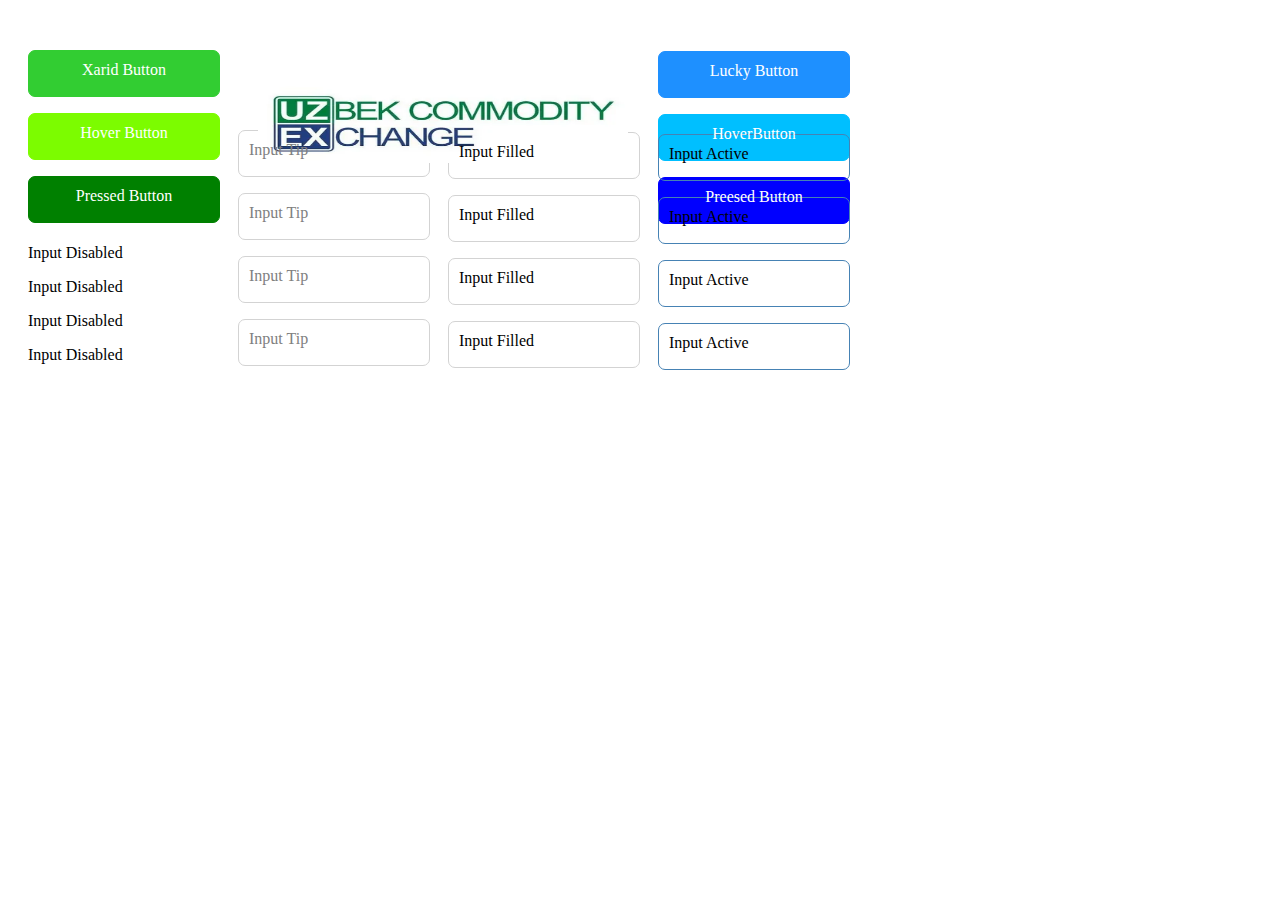
<file: CSS Praktika/index.html>
<!DOCTYPE html>
<html lang="en">
<head>
    <meta charset="UTF-8">
    <title>Title</title>
    <link rel="stylesheet" href="css/main.css">
</head>
<body>

<div class="sport">
    <div class="sport1">
        <p class="gool1">Xarid Button</p>
        <p class="gool2">Hover Button</p>
        <p class="gool3" >Pressed Button</p>
    </div>

    <img src="rasm/uz.webp" alt="" width="370px" height="80px" class="ranal">

    <div class="ball">
        <p class="ball1">Lucky Button</p>
        <p class="ball2">HoverButton</p>
        <p class="ball3">Preesed Button</p>
    </div>

</div>

<div class="car">
    <div class="remboy">
        <p class="mboy1">Input Disabled</p>
        <p class="mboy2">Input Disabled</p>
        <p class="mboy3">Input Disabled</p>
        <p class="mboy4">Input Disabled</p>
    </div>

    <div class="chelsi">
        <p class="cel1">Input Tip</p>
        <p class="cel2">Input Tip</p>
        <p class="cel3">Input Tip</p>
        <p class="cel4">Input Tip</p>
    </div>

    <div class="city">
        <p class="ci1">Input Filled</p>
        <p class="ci2">Input Filled</p>
        <p class="ci3">Input Filled</p>
        <p class="ci4">Input Filled</p>
    </div>

    <div class="psj">
        <p class="ps1">Input Active</p>
        <p class="ps2">Input Active</p>
        <p class="ps3">Input Active</p>
        <p class="ps4">Input Active</p>
    </div>

</div>

</body>
</html>
</file>
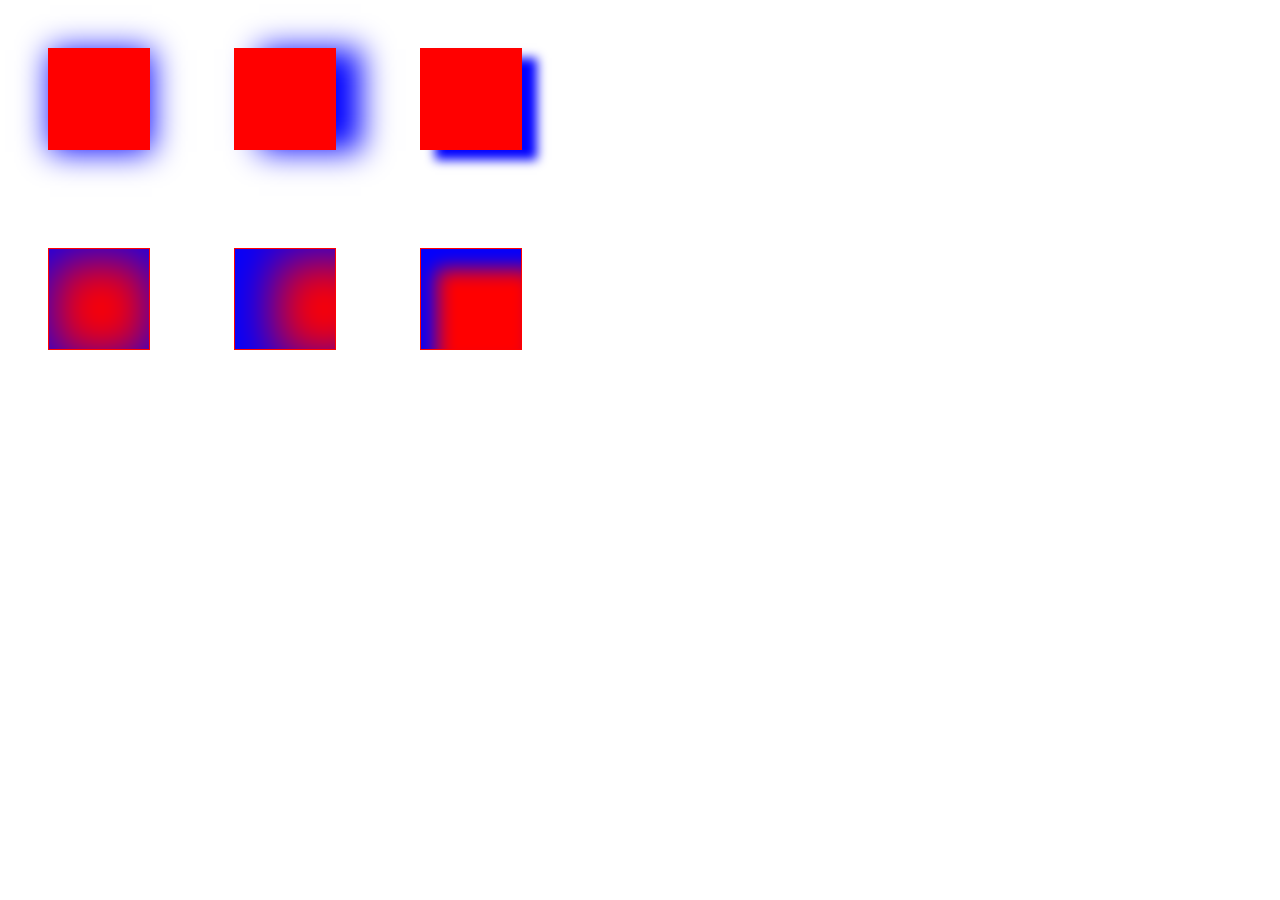
<file: CSS Praktika/index3.html>
<!DOCTYPE html>
<html lang="en">
<head>
    <meta charset="UTF-8">
    <title>Title</title>
    <link rel="stylesheet" href="css/main3.css">
</head>
<body>

<div class="bir">
    <div class="bir1"></div>
    <div class="bir2"></div>
    <div class="bir3"></div>
</div>

<div class="ikki">
    <div class="ikki1"></div>
    <div class="ikki2"></div>
    <div class="ikki3"></div>
</div>

</body>
</html>
</file>
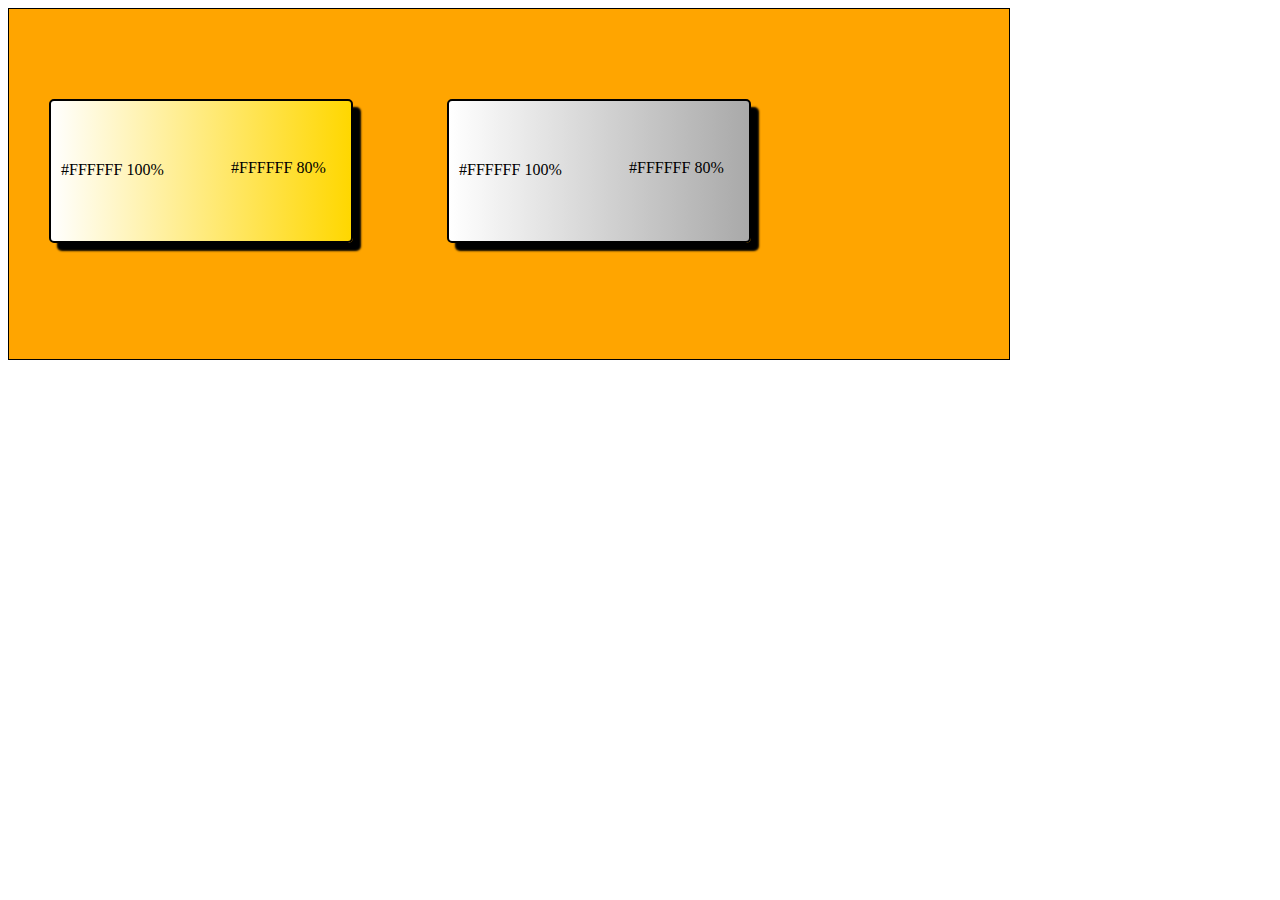
<file: CSS Praktika/index4.html>
<!DOCTYPE html>
<html lang="en">
<head>
    <meta charset="UTF-8">
    <title>Title</title>
    <link rel="stylesheet" href="css/main4.css">
</head>
<body>

<div class="sariq">

    <div class="bir">
        <p style="margin: 60px 10px">#FFFFFF 100%</p>
        <p style="margin-left: 180px; margin-top: -80px">#FFFFFF 80%</p>
    </div>

    <div class="ikki">
        <p style="margin: 60px 10px">#FFFFFF 100%</p>
        <p style="margin-left: 180px; margin-top: -80px">#FFFFFF 80%</p>
    </div>

</div>

</body>
</html>
</file>
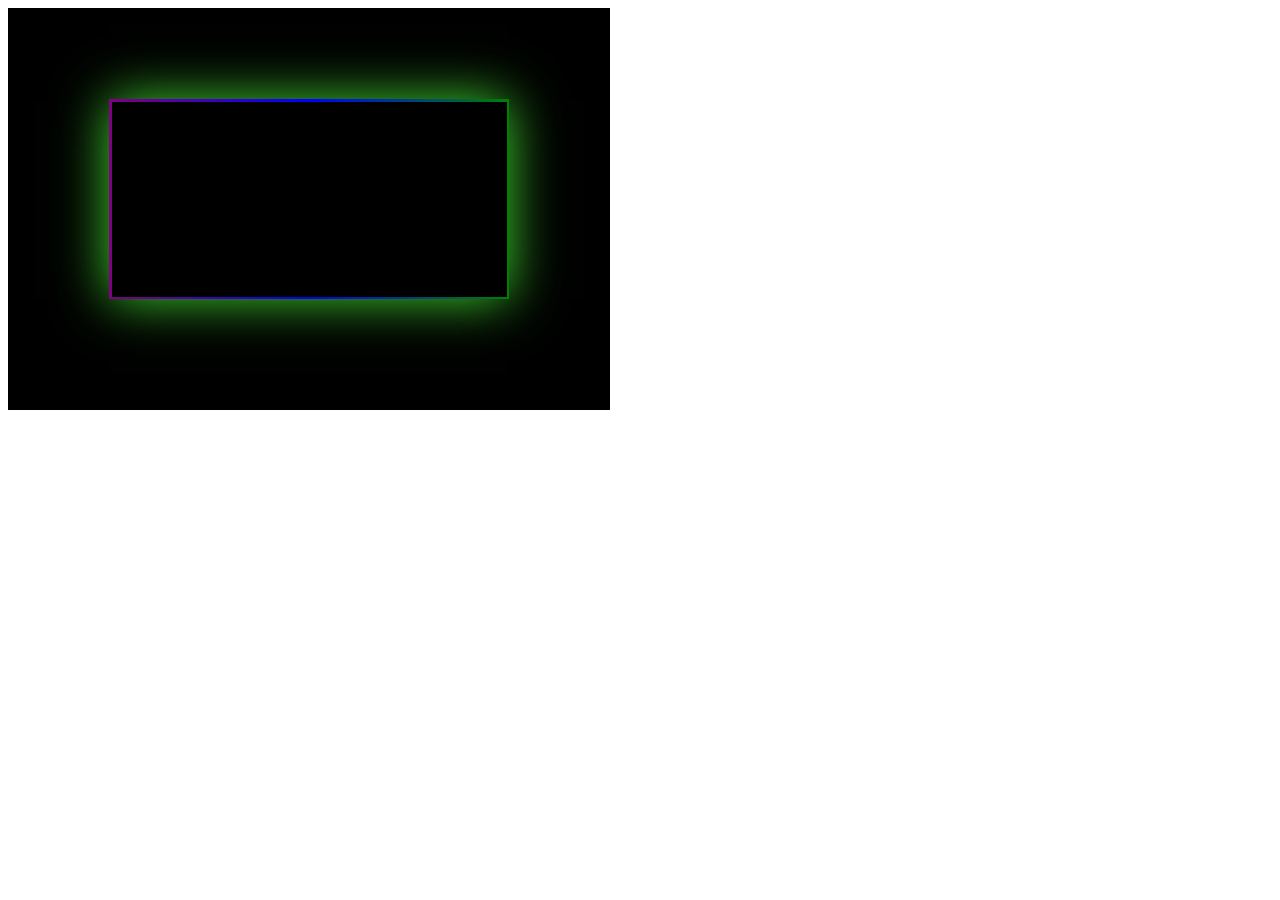
<file: CSS Praktika/index5.html>
<!DOCTYPE html>
<html lang="en">
<head>
    <meta charset="UTF-8">
    <title>Title</title>
    <link rel="stylesheet" href="css/main5.css">
</head>
<body>

<div class="bir">
    <div class="ikki"></div>
</div>
<div class="uch">
    <div class="tor"></div>
</div>

</body>
</html>
</file>
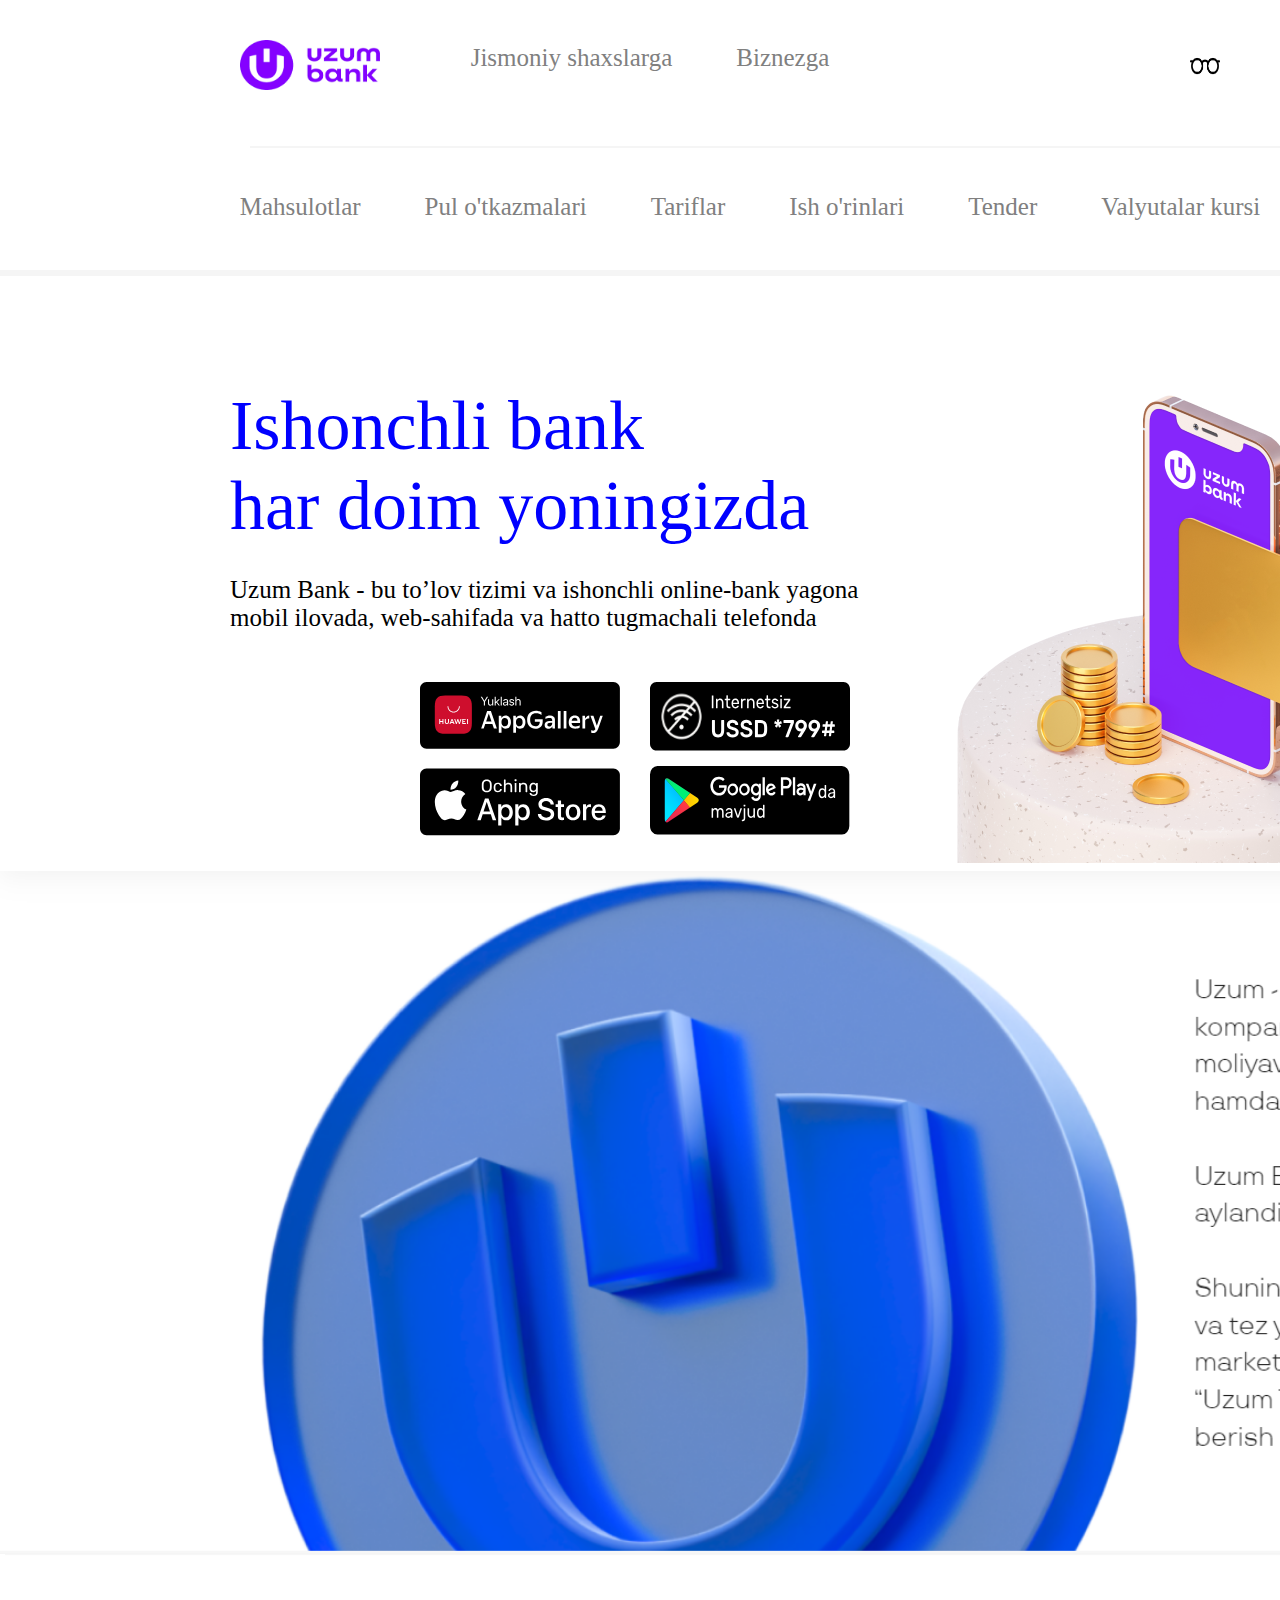
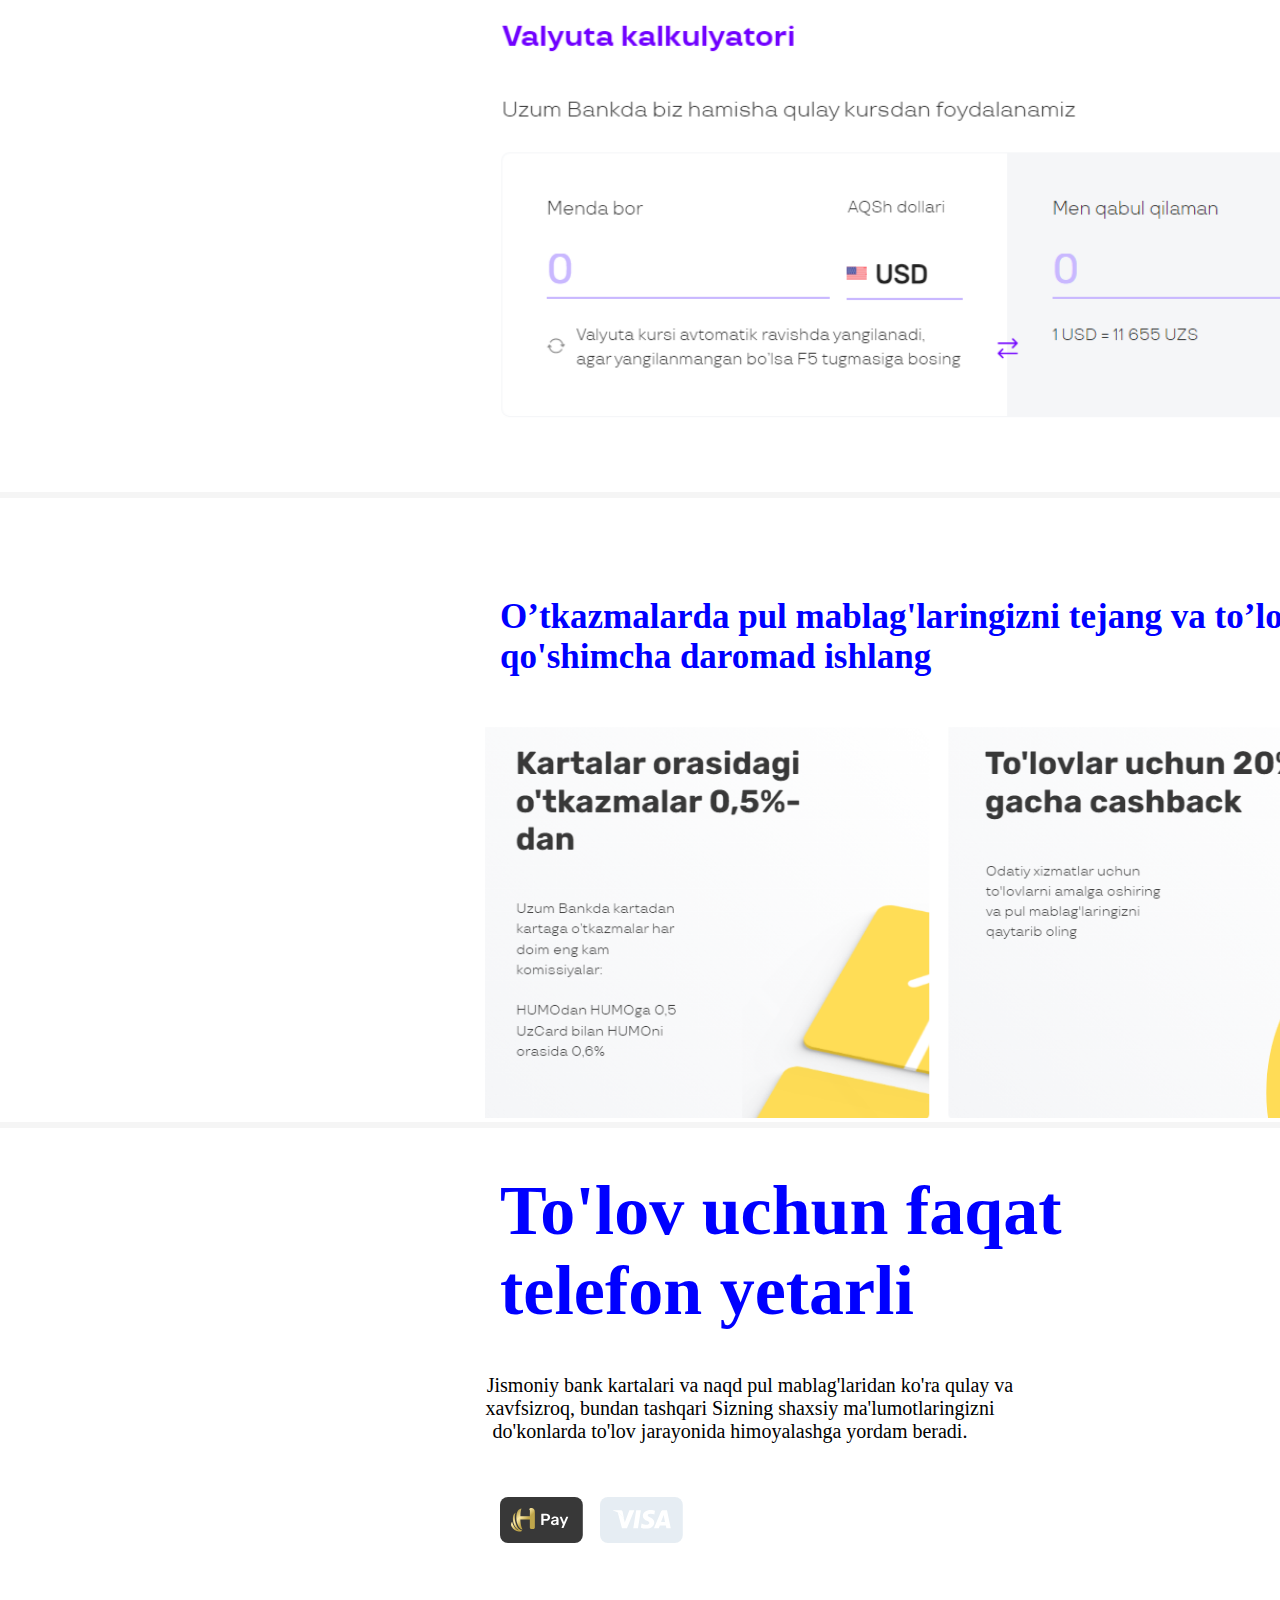
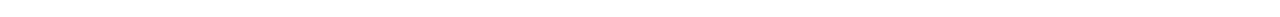
<file: CSS Praktika/index6.html>
<!DOCTYPE html>
<html lang="en">
<head>
    <meta charset="UTF-8">
    <title>Title</title>
    <link rel="stylesheet" href="css/main6.css">
</head>
<body>
<div class="kotta1234">
 <div class="Bir">
    <div class="Uzum-bank">
        <img src="rasmlar/6.png" alt="" height="50px" width="140px">
    </div>
     <div class="Achki">
         <img src="rasmlar/8.png" alt="" width="30px" height="40px">
     </div>
     <div class="yer">
         <img src="rasmlar/109.png" alt="" height="25px" width="30px">
     </div>
 </div>

<div class="navbar sticky">
    <ul class="navbar-menu">
        <li class="navbar-item"><a href="#">Jismoniy shaxslarga</a></li>
        <li class="navbar-item"><a href="#">Biznezga</a></li>
    </ul>
</div>

<div class="border"></div>
<div class="Ozbek">
    <p>O'zbek</p>
</div>
<div class="Akkaunt">
    <p>Akkauntga kirish</p>
</div>

<br>
<div class="border1"></div>
<div class="navbar12">
    <ul class="navbar-menu12">
        <li class="navbar-item12"><a href="#">Mahsulotlar</a></li>
        <li class="navbar-item12"><a href="#">Pul o'tkazmalari</a></li>
        <li class="navbar-item12"><a href="#">Tariflar</a></li>
        <li class="navbar-item12"><a href="#">Ish o'rinlari</a></li>
        <li class="navbar-item12"><a href="#">Tender</a></li>
        <li class="navbar-item12"><a href="#">Valyutalar kursi</a></li>
    </ul>
</div>
<div class="Poisik">
    <img src="rasmlar/3333.png" alt="" width="20px">
</div>
    <div class="border6"></div>
<div class="border2"></div>
<div class="ishonchli">
    <p>Ishonchli bank <br>har doim yoningizda</p>
</div>
    <div class="orta">
        <p>Uzum Bank - bu to’lov tizimi va ishonchli online-bank yagona <br>
            mobil ilovada, web-sahifada va hatto tugmachali telefonda</p>
    </div>
    <div class="Ikki12">
        <div class="USSD">
            <img src="rasmlar/1.svg" alt="" height="70px" width="200px">
        </div>
        <div class="Google-play">
            <img src="rasmlar/2.svg" alt=""  height="70px" width="200px">
        </div>
        <div class="AppGallery">
            <img src="rasmlar/3.svg" alt="" height="70px" width="200px">
        </div>
        <div class="AppStore">
            <img src="rasmlar/4.svg" alt="" height="75px" width="200px">
        </div>
    </div>
    <div class="Uch123">
        <div class="Uzum">
            <img src="rasmlar/1.png" alt="">
        </div>
    </div>
<div class="border3"></div>
<div class="border4"></div>

    <div class="Tort2">
        <div class="Olcha">
            <img src="rasmlar/5555.png" alt="" width="2100px">
        </div>
    </div>
    <div class="border7"></div>
    <div class="border8"></div>
    <div class="besh3">
        <div class="Uzum-bank122">
            <img src="rasmlar/88888.png" alt="" width="2000px">
        </div>
    </div>
    <div class="navbar122">
        <ul class="navbar-menu122">
            <li class="navbar-item122"><a href="#">Valyutalar kurslar arxivi</a></li>
        </ul>
    </div>
    <div class="border91"></div>
    <div class="border11"></div>
    <div class="Pas">
        <h4>
            O’tkazmalarda pul mablag'laringizni tejang va to’lovlardan <br>qo'shimcha daromad ishlang
        </h4>
    </div>
    <div class="olti3">
        <div class="Uzum-bank12">
            <img src="rasmlar/1234567.png" alt="" width="900px">
        </div>
    </div>
    <div class="border12"></div>
    <div class="border13"></div>
    <div class="Ohri">
        <h4>
            To'lov uchun faqat <br> telefon yetarli
        </h4>
    </div>

    <div class="navbar12232">
        <ul class="navbar-menu12232">
            <li class="navbar-item12232"><a href="#">Jismoniy bank kartalari va naqd pul mablag'laridan ko'ra qulay va
                <br>xavfsizroq, bundan tashqari Sizning shaxsiy ma'lumotlaringizni
                <br>do'konlarda to'lov jarayonida himoyalashga yordam beradi.</a></li>
        </ul>
    </div>
    <div class="sakiz3">
        <div class="bankamat">
            <img src="rasmlar/10.png" alt="">
        </div>
    </div>
    <div class="toqiz3">
        <div class="bankamat">
            <img src="rasmlar/12.svg" alt="">
        </div>
    </div>
    <div class="on3">
        <div class="bankamat">
            <img src="rasmlar/11.svg" alt="">
        </div>
    </div>


</body>
</html>
</file>
<file: CSS Praktika/css/main.css>
.gool1{
    border: 1px solid limegreen;
    width: 190px;
    height: 35px;
    text-align: center;
    background-color: limegreen;
    color: white;
    padding-top: 10px;
    border-radius: 7px;
}
.gool2{
    border: 1px solid lawngreen;
    width: 190px;
    height: 35px;
    text-align: center;
    background-color: lawngreen;
    color: white;
    padding-top: 10px;
    border-radius: 7px;
}
.gool3{
     border: 1px solid green;
     width: 190px;
     height: 35px;
     text-align: center;
     background-color: green;
     color: white;
     padding-top: 10px;
     border-radius: 7px;
 }
.ranal{
    /*border: 1px solid black;*/
    margin-left: 250px;
    margin-bottom: 90px;
    margin-top: -250px;
}
.sport1{
    margin-top: 50px;
    margin-left: 20px;
}
.ball1{
    border: 1px solid dodgerblue;
    width: 190px;
    height: 35px;
    text-align: center;
    background-color: dodgerblue;
    color: white;
    padding-top: 10px;
    border-radius: 7px;
}
.ball2{
    border: 1px solid deepskyblue;
    width: 190px;
    height: 35px;
    text-align: center;
    background-color: deepskyblue;
    color: white;
    padding-top: 10px;
    border-radius: 7px;
}
.ball3{
    border: 1px solid blue;
    width: 190px;
    height: 35px;
    text-align: center;
    background-color: blue;
    color: white;
    padding-top: 10px;
    border-radius: 7px;
}
.ball{
    margin-left: 650px;
    margin-top: -222px;
}

.remboy1{
    border: 1px solid lightgrey;
    width: 180px;
    height: 35px;
    padding-top: 10px;
    padding-left: 10px;
    background-color: lightgrey;
    color: grey;
    border-radius: 7px;
}
.remboy2{
    border: 1px solid lightgrey;
    width: 180px;
    height: 35px;
    padding-top: 10px;
    padding-left: 10px;
    background-color: lightgrey;
    color: grey;
    border-radius: 7px;
}
.remboy3{
    border: 1px solid lightgrey;
    width: 180px;
    height: 35px;
    padding-top: 10px;
    padding-left: 10px;
    background-color: lightgrey;
    color: grey;
    border-radius: 7px;
}
.remboy4{
    border: 1px solid lightgrey;
    width: 180px;
    height: 35px;
    padding-top: 10px;
    padding-left: 10px;
    background-color: lightgrey;
    color: grey;
    border-radius: 7px;
}
.remboy{
    margin-left: 20px;
    margin-top: 20px;
}

.cel1{
    border: 1px solid lightgrey;
    width: 180px;
    height: 35px;
    padding-top: 10px;
    padding-left: 10px;
    color: grey;
    border-radius: 7px;
}
.cel2{
    border: 1px solid lightgrey;
    width: 180px;
    height: 35px;
    padding-top: 10px;
    padding-left: 10px;
    color: grey;
    border-radius: 7px;
}
.cel3{
    border: 1px solid lightgrey;
    width: 180px;
    height: 35px;
    padding-top: 10px;
    padding-left: 10px;
    color: grey;
    border-radius: 7px;
}
.cel4{
    border: 1px solid lightgrey;
    width: 180px;
    height: 35px;
    padding-top: 10px;
    padding-left: 10px;
    color: grey;
    border-radius: 7px;
}
.chelsi{
    margin-left: 230px;
    margin-top: -250px;
}

.ci1{
    border: 1px solid lightgrey;
    width: 180px;
    height: 35px;
    padding-top: 10px;
    padding-left: 10px;
    color: black;
    border-radius: 7px;
}
.ci2{
    border: 1px solid lightgrey;
    width: 180px;
    height: 35px;
    padding-top: 10px;
    padding-left: 10px;
    color: black;
    border-radius: 7px;
}
.ci3{
    border: 1px solid lightgrey;
    width: 180px;
    height: 35px;
    padding-top: 10px;
    padding-left: 10px;
    color: black;
    border-radius: 7px;
}
.ci4{
    border: 1px solid lightgrey;
    width: 180px;
    height: 35px;
    padding-top: 10px;
    padding-left: 10px;
    color: black;
    border-radius: 7px;
}
.city{
    margin-left: 440px;
    margin-top: -250px;
}

.ps1{
    border: 1px solid steelblue;
    width: 180px;
    height: 35px;
    padding-top: 10px;
    padding-left: 10px;
    color: black;
    border-radius: 7px;
}
.ps2{
    border: 1px solid steelblue;
    width: 180px;
    height: 35px;
    padding-top: 10px;
    padding-left: 10px;
    color: black;
    border-radius: 7px;
}
.ps3{
    border: 1px solid steelblue;
    width: 180px;
    height: 35px;
    padding-top: 10px;
    padding-left: 10px;
    color: black;
    border-radius: 7px;
}
.ps4{
    border: 1px solid steelblue;
    width: 180px;
    height: 35px;
    padding-top: 10px;
    padding-left: 10px;
    color: black;
    border-radius: 7px;
}
.psj{
    margin-left: 650px;
    margin-top: -250px;
}
</file>
<file: CSS Praktika/css/main3.css>
.bir{
    width: 1200px;
    height: 0;
}

.bir1{
    border: 1px solid red;
    width: 100px;
    height: 100px;
    background-color: red;
    display: inline-block;
    margin: 40px;
    box-shadow: 2px 2px 30px blue;
}.bir2{
     border: 1px solid red;
     width: 100px;
     height: 100px;
     background-color: red;
     display: inline-block;
     margin: 40px;
     box-shadow: 25px 1px 30px blue;
 }
.bir3{
    border: 1px solid red;
    width: 100px;
    height: 100px;
    background-color: red;
    display: inline-block;
    margin: 40px;
    box-shadow: 15px 10px 10px blue;
}

.ikki{
    width: 1200px;
    height: 0;
    margin-top: 200px;
}
.ikki1{
    border: 1px solid red;
    width: 100px;
    height: 100px;
    background-color: red;
    display: inline-block;
    margin: 40px;
    box-shadow: 2px 10px 50px blue inset;
}.ikki2{
     border: 1px solid red;
     width: 100px;
     height: 100px;
     background-color: red;
     display: inline-block;
     margin: 40px;
     box-shadow: 40px 10px 50px blue inset;
 }
.ikki3{
    border: 1px solid red;
    width: 100px;
    height: 100px;
    background-color: red;
    display: inline-block;
    margin: 40px;
    box-shadow: 15px 20px 20px blue inset;
}
</file>
<file: CSS Praktika/css/main4.css>
.sariq{
    border: 1px solid black;
    width: 1000px;
    height: 350px;
    background-color: orange;
}
.bir{
    border: 2px solid black;
    width: 300px;
    height: 140px;
    margin: 90px 40px;
    display: inline-block;
    border-radius: 5px;
    box-shadow: 8px 8px 2px black;
    background: linear-gradient(90deg, white,gold);
}
.ikki{
    border: 2px solid black;
    width: 300px;
    height: 140px;
    margin: 90px 50px;
    display: inline-block;
    border-radius: 5px;
    box-shadow: 8px 8px 2px black;
    background: linear-gradient(90deg, white,darkgray);
}
</file>
<file: CSS Praktika/css/main5.css>
.bir{
    border: 1px solid black;
    width: 600px;
    height: 400px;
    background-color: black;

}
.ikki{
    width: 400px;
    height: 200px;
    margin: 90px 100px;
    background: linear-gradient(90deg,purple, blue,green);
    box-shadow: 0 0 50px #40d630;
}
.uch{
    width: 395px;
    height: 195px;
    background-color: black;
    position: absolute;
    left: 112px;
    top: 102px;

}
</file>
<file: CSS Praktika/css/main6.css>
body{
    background-color: white;
    margin: 0;
    padding: 0;
}
.kotta1234{
    display: inline-block;
}
.Bir{
    background-color: white;
}
.border{
    background-color: blue;
    width: 250px;
    height: 60px;
    margin-top: -65px;
    margin-left: 1460px;
    border-radius: 5px;
}
.navbar-menu{
    margin: 0;
    padding: 0;
    text-align: center;
    margin-top: -60px;
    margin-right:   8700px;
}
.navbar-item{
    display: inline-block;
    padding: 25px 10px;
    font-size: 25px;
}
.navbar-item a{
    color: gray;
    text-decoration: none;
    margin: 20px;
}

.Uzum-bank{
    margin-top: 40px;
    margin-left: 240px;
}
.Achki{
    margin-left: 1190px;
    margin-top: -48px;
}
.bir-ekan{
    position: relative;
    padding-right: 25px;
}
.yer{
    margin-left: 1280px;
    margin-top: -40px;
}
.Ozbek{
    margin-left: 1325px;
    margin-top: -68px;
    font-size: 23px;
    color: gray;
}
.Akkaunt{
    margin-left: 1500px;
    margin-top: -47px;
    font-size: 23px;
    color: white;
}
.border1{
    border: solid whitesmoke 1px;
    width: 2060px;
    margin-top: 30px;
    margin-left: 250px;
}
.navbar-menu12{
    margin: 0;
    padding: 0;
    text-align: center;
    margin-top: 20px;
    margin-right:   8500px;
}
.navbar-item12{
    display: inline-block;
    padding: 25px 10px;
    font-size: 25px;
}
.navbar-item12 a{
    color: gray;
    text-decoration: none;
    margin: 20px;
}
.Poisik{
    margin-top: -40px;
    margin-left: 1700px;
}
.border2{
    margin-top:     40px;
    background-color:white;
    width: 2060px;
    height: 550px;
}
.border6{
    border: solid whitesmoke 3px;
    margin-top: 40px;
    width: 2060px;
}
.ishonchli{
    color: blue;
    margin-top: -550px;
    font-size: 70px;
    margin-left: 230px;
}
.orta{
    color: black;
    margin-top:   -40px;
    font-size: 25px;
    margin-left: 230px;
}
.USSD{
    margin-left: 650px;
    margin-top: 50px;
}
.Google-play{
    margin-top: 10px;
    margin-left: 650px;
}
.AppGallery{
    margin-top: -159px;
    margin-left: 420px;
}
.AppStore{
    margin-top: 10px;
    margin-left: 420px;
}
.Uzum{
    margin-top: -473px;
    margin-left: 900px;
}
.border3{
    border: solid gray 5px ;
    margin-top: 50px;
    width: 2060px   ;
}
.border4{
    margin-top: -50px;
    background-color: white ;
    width: 10000px;
    height: 600px;
}
.Olcha{
    margin-top: -606px;
}
.border7{
    border: solid whitesmoke ;
    margin-top: -9px;
    width: 2060px;
}
.border8{
    background-color: white;
    width: 3000px;
    height: 500px;
}
.Uzum-bank12{
    margin-left: 55px;
    margin-top: -500px;
}
.Uzum-bank122{
    margin-left: 5px;
    margin-top: -500px;
}

/*.Valyuta{*/
/*    margin-top: 400px;*/
/*    margin-left: 800px;*/
/*}*/
.navbar-menu122{
    margin: 0;
    padding: 0;
    text-align: center;
    margin-top: -20px;
}
.navbar-item122{
    display: inline-block;
    /*padding: 40px 10px;*/
    font-size: 20px;
    padding-right:  7160px;
    padding-top: -250px;
}
.navbar-item122 a{
    color: blue;
    margin: 20px;

}
.border91{
    border: solid whitesmoke 3px;
    width: 2060px;
    margin-top: 50px;
}
.border11{
    background-color: white;
    margin-top: 2px;
    width: 2060px;
    height: 600px;
}
.Pas{
    font-size: 35px;
    margin-top: -550px;
    margin-left: 500px;
    color: blue;
}
.olti3{
    margin-top: 550px;
    margin-left: 430px;
}
.border12{
    border: solid whitesmoke 3px;
}
.border13{
    background-color: white;
    width: 1060px;
    height: 400px;
}
.Ohri{
font-size: 70px;
color: blue;
margin-top: -450px;
    margin-left: 500px;
}
.navbar12232{
    margin: 0;
    padding: 0;
    text-align: center;
    margin-top: -50px;
    font-size: 20px;
}
.navbar-item12232{
    display: inline-block;
    padding-right:  8560px;
    padding-top: -250px;
}
.navbar-item12232 a{
    color: black;
    margin: 20px;
    text-decoration: none;
}
.bankamat{
    margin-left: 1200px;
    margin-top: -350px;
}
.toqiz3{
    margin-top: 230px;
    margin-left: -600px;
}
.on3{
    margin-top: 300px;
    margin-left: -700px;
}
.border131{
    margin-top: 65px;
    border: solid whitesmoke 3px;
}
.border14{
    width: 2060px;
    height: 1200px;
}
.border15{
    border: solid rgba(213,206,255,0.81) 3px ;
    background-color: rgba(213,206,255,0.81);
    border-radius: 15px;
    width: 400px ;
    height: 1000px;
    margin-left: 550px;
    margin-top:  -1150px;
}
.border116{
    background-color: white;
    width: 90px;
    height: 20px;
    margin-top: -980px;
    margin-left: 570px;
}
.navbar122221{
    margin: 0;
    padding: 0;
    margin-top: -50px;
    font-size: 20px;
    padding-left: -8000px;
}
.navbar-item122221{
    display: inline-block;
    padding-right:  8560px;
    padding-top: -250px;
    text-align: center;
    
}
.navbar-item122221 a{
    color: black;
    margin: 20px;
    text-decoration: none;
}
</file>
